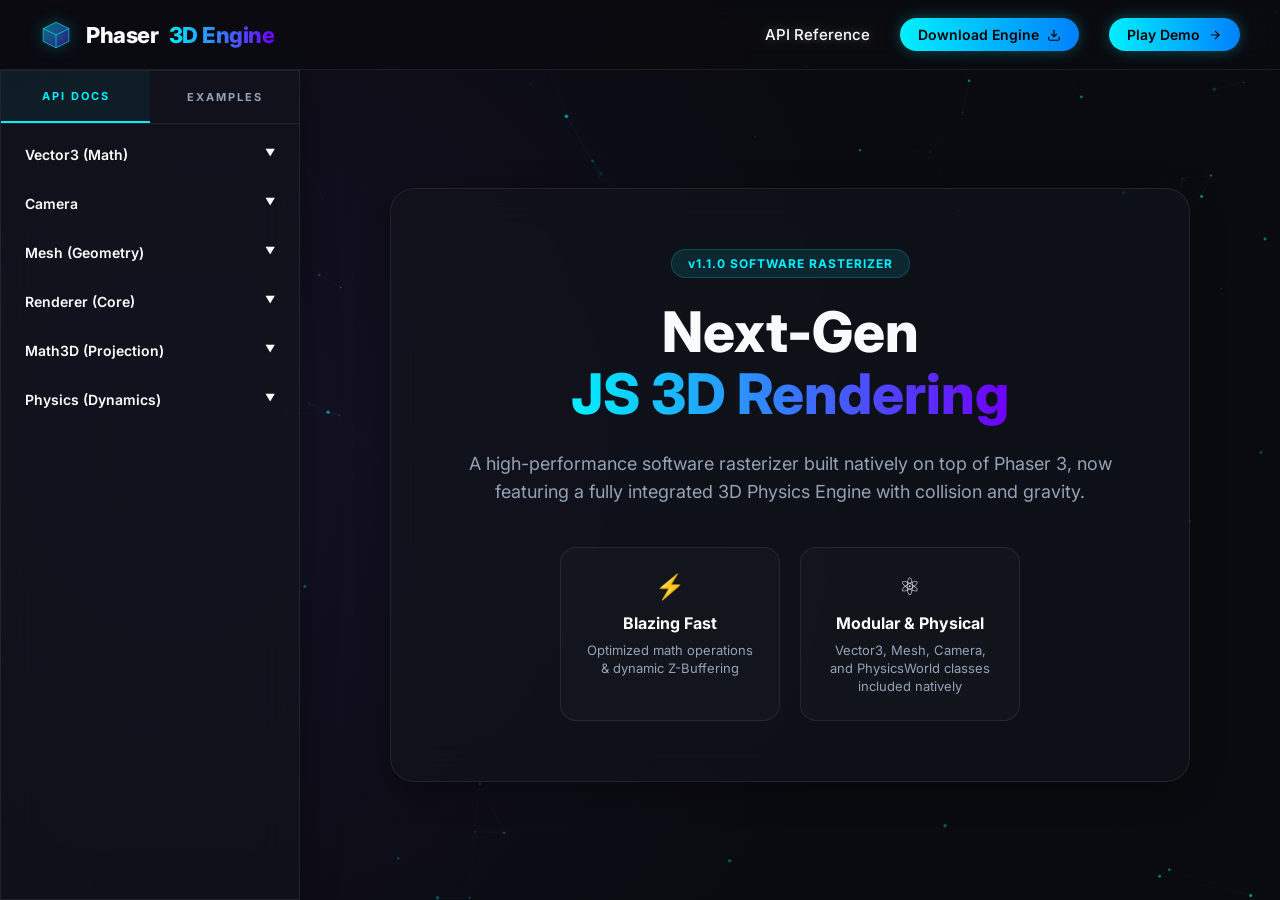
<file: index.html>
<!DOCTYPE html>
<html lang="en">
<head>
    <meta charset="UTF-8" />
    <meta name="viewport" content="width=device-width, initial-scale=1.0"/>
    <title>Phaser 3D Engine – Documentation</title>
    <!-- Modern Fonts: Inter for UI, JetBrains Mono for Code -->
    <link rel="preconnect" href="https://fonts.googleapis.com">
    <link rel="preconnect" href="https://fonts.gstatic.com" crossorigin>
    <link href="https://fonts.googleapis.com/css2?family=Inter:wght@300;400;500;600;700;800&family=JetBrains+Mono:wght@400;500&display=swap" rel="stylesheet">
    <link rel="stylesheet" href="style.css" />
</head>
<body>

    <!-- Animated Particle Background -->
    <canvas id="bg-canvas"></canvas>

    <!-- Top Navigation -->
    <header class="topbar">
        <div class="topbar-inner">
            <button class="menu-btn" id="menu-btn" aria-label="Toggle Menu">
                <svg width="24" height="24" viewBox="0 0 24 24" fill="none" stroke="currentColor" stroke-width="2">
                    <line x1="3" y1="12" x2="21" y2="12"></line>
                    <line x1="3" y1="6" x2="21" y2="6"></line>
                    <line x1="3" y1="18" x2="21" y2="18"></line>
                </svg>
            </button>
            <div class="logo">
                <div class="logo-icon glow-effect">
                    <svg viewBox="0 0 100 100" fill="none" xmlns="http://www.w3.org/2000/svg">
                        <polygon points="50,10 90,30 90,70 50,90 10,70 10,30" fill="url(#grad1)" stroke="#00f0ff" stroke-width="2"/>
                        <polyline points="50,50 90,30" stroke="#00f0ff" stroke-width="2"/>
                        <polyline points="50,50 10,30" stroke="#00f0ff" stroke-width="2"/>
                        <polyline points="50,50 50,90" stroke="#00f0ff" stroke-width="2"/>
                        <defs>
                            <linearGradient id="grad1" x1="0%" y1="0%" x2="100%" y2="100%">
                                <stop offset="0%" style="stop-color:rgba(0, 240, 255, 0.4);stop-opacity:1" />
                                <stop offset="100%" style="stop-color:rgba(112, 0, 255, 0.4);stop-opacity:1" />
                            </linearGradient>
                        </defs>
                    </svg>
                </div>
                <span class="logo-text">Phaser <span class="gradient-text">3D Engine</span></span>
            </div>
            <nav class="nav-links">
                <a href="#" id="top-api-link" class="nav-tab active">API Reference</a>
                <a href="phaser3D_v1.1.0.zip" class="nav-btn" download>
                    <span>Download Engine</span>
                    <svg width="14" height="14" viewBox="0 0 24 24" fill="none" stroke="currentColor" stroke-width="2"><path d="M21 15v4a2 2 0 0 1-2 2H5a2 2 0 0 1-2-2v-4M7 10l5 5 5-5M12 15V3"/></svg>
                </a>
                <a href="phaser3D/demo.html" class="nav-btn" target="_blank">
                    <span>Play Demo</span>
                    <svg width="14" height="14" viewBox="0 0 24 24" fill="none" stroke="currentColor" stroke-width="2"><path d="M5 12h14M12 5l7 7-7 7"/></svg>
                </a>
            </nav>
        </div>
    </header>

    <!-- Main Application Layout -->
    <div class="app-layout">
        <div class="sidebar-overlay" id="sidebar-overlay"></div>
        
        <!-- Sidebar Navigation -->
        <aside class="sidebar glass-panel">
            <div class="sidebar-tabs">
                <button id="tab-docs" class="side-tab active">API DOCS</button>
                <button id="tab-examples" class="side-tab">EXAMPLES</button>
            </div>
            <div class="sidebar-scroll" id="sidebar-nav">
                <!-- Categories injected here by app.js -->
            </div>
        </aside>

        <!-- Main Workspace -->
        <main class="workspace">
            
            <!-- Documentation View (Shows API Reference) -->
            <div id="docs-view" class="docs-view glass-panel hidden fade-in">
                <div class="docs-content-scroll">
                    <div id="docs-content" class="markdown-body">
                        <!-- Markdown-like HTML injected here -->
                    </div>
                </div>
            </div>

            <!-- Welcome Hero View (Shown initially) -->
            <div id="welcome-hero" class="hero-view fade-in">
                <div class="hero-content glass-panel">
                    <div class="hero-badge">v1.1.0 SOFTWARE RASTERIZER</div>
                    <h1 class="hero-title">Next-Gen <br/><span class="gradient-text">JS 3D Rendering</span></h1>
                    <p class="hero-subtitle">A high-performance software rasterizer built natively on top of Phaser 3, now featuring a fully integrated 3D Physics Engine with collision and gravity.</p>
                    <div class="hero-features">
                        <div class="feature-card">
                            <div class="f-icon">⚡</div>
                            <h3>Blazing Fast</h3>
                            <p>Optimized math operations & dynamic Z-Buffering</p>
                        </div>
                        <div class="feature-card">
                            <div class="f-icon">⚛</div>
                            <h3>Modular & Physical</h3>
                            <p>Vector3, Mesh, Camera, and PhysicsWorld classes included natively</p>
                        </div>
                    </div>
                </div>
            </div>

            <!-- Editor / Preview View (Shown when example is clicked) -->
            <div id="editor-view" class="editor-view hidden">
                
                <!-- Preview / Visor Panel (Attached to Sidebar) -->
                <section class="preview-section glass-panel" id="visor-panel">
                    <div class="section-header">
                        <div class="header-left">
                            <div class="dot red"></div><div class="dot yellow"></div><div class="dot green"></div>
                            <span class="preview-title" id="preview-title">Visor Rendering</span>
                        </div>
                        <div class="header-right">
                            <div class="loader-ring hidden" id="iframe-loader"></div>
                        </div>
                    </div>
                    <div class="iframe-container">
                        <iframe id="demo-iframe" src="about:blank" title="Preview rendering"></iframe>
                    </div>
                </section>
                
                <div id="panel-resizer" class="resizer"></div>

                <!-- Code Editor Panel (Main Visibility on the Right) -->
                <section class="code-section glass-panel">
                    <div class="section-header">
                        <span class="preview-title">Implementation Details</span>
                        <button class="btn-copy" id="copy-btn">
                            <svg width="14" height="14" viewBox="0 0 24 24" fill="none" stroke="currentColor" stroke-width="2"><rect x="9" y="9" width="13" height="13" rx="2" ry="2"></rect><path d="M5 15H4a2 2 0 0 1-2-2V4a2 2 0 0 1 2-2h9a2 2 0 0 1 2 2v1"></path></svg>
                            Copy Code
                        </button>
                    </div>
                    <div class="code-scroll">
                        <pre><code id="code-output" class="language-javascript">// Select an example from the sidebar...</code></pre>
                    </div>
                </section>
                
            </div>
        </main>
    </div>

    <script src="app.js"></script>
</body>
</html>
</file>
<file: style.css>
/* CSS Variables for Premium Dark Theme */
:root {
    --bg-base: #0a0b10;
    --bg-glass: rgba(18, 20, 28, 0.65);
    --border-glass: rgba(255, 255, 255, 0.08);
    --text-main: #f8fafc;
    --text-muted: #94a3b8;
    --accent-primary: #00f0ff;
    --accent-secondary: #7000ff;
    --hover-bg: rgba(0, 240, 255, 0.1);
    
    /* Code Colors (One Dark Pro inspired) */
    --c-bg: #1e1e24;
    --c-keyword: #c678dd;
    --c-class: #e5c07b;
    --c-function: #61afef;
    --c-string: #98c379;
    --c-number: #d19a66;
    --c-comment: #5c6370;
    --c-operator: #56b6c2;
    --c-property: #e06c75;
}

* {
    margin: 0; padding: 0;
    box-sizing: border-box;
}

body {
    font-family: 'Inter', sans-serif;
    background-color: var(--bg-base);
    color: var(--text-main);
    overflow: hidden; /* No scroll on body */
    height: 100vh;
    display: flex;
    flex-direction: column;
}

/* Background Animation Canvas */
#bg-canvas {
    position: fixed;
    top: 0; left: 0;
    width: 100vw; height: 100vh;
    z-index: -1;
    background: radial-gradient(circle at 15% 50%, #151125, #0a0b10 60%);
}

/* Typography & Utility */
.gradient-text {
    background: linear-gradient(90deg, var(--accent-primary), var(--accent-secondary));
    -webkit-background-clip: text;
    -webkit-text-fill-color: transparent;
    background-clip: text;
}
.hidden { display: none !important; }
.fade-in { animation: fadeIn 0.5s ease forwards; }
@keyframes fadeIn {
    0% { opacity: 0; transform: translateY(10px); }
    100% { opacity: 1; transform: translateY(0); }
}

/* Glassmorphism Panels */
.glass-panel {
    background: var(--bg-glass);
    backdrop-filter: blur(20px);
    -webkit-backdrop-filter: blur(20px);
    border: 1px solid var(--border-glass);
    box-shadow: 0 8px 32px 0 rgba(0, 0, 0, 0.37);
}

/* Custom Scrollbar */
::-webkit-scrollbar { width: 8px; height: 8px; }
::-webkit-scrollbar-track { background: transparent; }
::-webkit-scrollbar-thumb { background: rgba(255, 255, 255, 0.2); border-radius: 4px; }
::-webkit-scrollbar-thumb:hover { background: rgba(255, 255, 255, 0.3); }

/* --- Topbar --- */
.topbar {
    height: 70px;
    width: 100%;
    z-index: 100;
    border-bottom: 1px solid var(--border-glass);
    background: rgba(10, 11, 16, 0.8);
    backdrop-filter: blur(12px);
}
.topbar-inner {
    max-width: 1800px;
    margin: 0 auto;
    height: 100%;
    display: flex;
    align-items: center;
    justify-content: space-between;
    padding: 0 40px;
}
.logo {
    display: flex;
    align-items: center;
    font-size: 22px;
    font-weight: 800;
    letter-spacing: -0.5px;
}
.logo-icon {
    width: 32px; height: 32px;
    margin-right: 14px;
    filter: drop-shadow(0 0 8px rgba(0, 240, 255, 0.5));
}
.logo-text { color: #fff; }
.logo-text .gradient-text { margin-left: 6px; }

/* Menu Button (Mobile) */
.menu-btn {
    display: none;
    background: transparent;
    border: none;
    color: #fff;
    cursor: pointer;
    padding: 10px;
    margin-right: 10px;
}

.nav-links { display: flex; align-items: center; gap: 30px; }
.nav-tab {
    color: var(--text-muted);
    text-decoration: none;
    font-weight: 500;
    font-size: 15px;
    transition: 0.3s;
}
.nav-tab:hover, .nav-tab.active { color: #fff; text-shadow: 0 0 10px rgba(255,255,255,0.3); }

.nav-btn {
    display: flex; align-items: center; gap: 8px;
    background: linear-gradient(90deg, #00f0ff, #0080ff);
    color: #000;
    text-decoration: none;
    padding: 8px 18px;
    border-radius: 30px;
    font-weight: 600;
    font-size: 14px;
    transition: 0.3s;
    box-shadow: 0 0 15px rgba(0, 240, 255, 0.3);
}
.nav-btn:hover {
    transform: translateY(-2px);
    box-shadow: 0 0 25px rgba(0, 240, 255, 0.6);
}

/* --- App Layout --- */
.app-layout {
    display: flex;
    flex: 1;
    overflow: hidden;
    max-width: 100%;
    margin: 0;
    width: 100%;
    gap: 0;
    padding: 0;
}

.sidebar-overlay {
    display: none;
    position: fixed;
    inset: 0;
    background: rgba(0,0,0,0.5);
    backdrop-filter: blur(4px);
    z-index: 150;
}

/* --- Sidebar --- */
.sidebar {
    width: 300px;
    border-radius: 0;
    border-right: 1px solid var(--border-glass);
    display: flex;
    flex-direction: column;
    overflow: hidden;
    flex-shrink: 0;
}
.sidebar-tabs {
    display: flex;
    border-bottom: 1px solid var(--border-glass);
}
.side-tab {
    flex: 1; background: transparent; color: var(--text-muted); border: none;
    padding: 18px 0; font-size: 11px; font-weight: 700; letter-spacing: 2px;
    cursor: pointer; transition: 0.2s; font-family: inherit; outline: none;
}
.side-tab:hover { color: #fff; background: rgba(255,255,255,0.03); }
.side-tab.active { color: var(--accent-primary); border-bottom: 2px solid var(--accent-primary); background: rgba(0, 240, 255, 0.05); }

/* --- Docs View --- */
.docs-view {
    position: absolute; inset: 0;
    border-radius: 16px; display: flex; flex-direction: column; overflow: hidden;
}
.docs-content-scroll { flex: 1; overflow-y: auto; padding: 60px; }
.markdown-body {
    max-width: 900px; margin: 0 auto; color: var(--text-main); line-height: 1.7; font-size: 15px;
}
.markdown-body h1 {
    font-size: 36px; font-weight: 800; background: linear-gradient(90deg, #00f0ff, #7000ff);
    background-clip: text; -webkit-background-clip: text; -webkit-text-fill-color: transparent;
    margin-bottom: 24px; padding-bottom: 16px; border-bottom: 1px solid var(--border-glass);
}
.markdown-body h2 { font-size: 24px; font-weight: 700; margin: 40px 0 16px 0; color: #fff; }
.markdown-body h3 { font-size: 18px; font-weight: 600; margin: 24px 0 12px 0; color: var(--accent-primary); }
.markdown-body p { margin-bottom: 16px; color: var(--text-muted); }
.markdown-body ul { margin-left: 24px; margin-bottom: 24px; color: var(--text-muted); }
.markdown-body li { margin-bottom: 8px; }
.markdown-body code {
    background: rgba(0,0,0,0.5); padding: 3px 6px; border-radius: 4px;
    font-family: 'JetBrains Mono', monospace; font-size: 13px; color: #e5c07b;
}
.markdown-body pre {
    background: var(--c-bg); padding: 16px; border-radius: 8px; overflow-x: auto;
    border: 1px solid #282c34; margin-bottom: 24px;
}
.markdown-body pre code { background: transparent; padding: 0; color: #abb2bf; font-size: 14px; }
.sidebar-scroll {
    flex: 1;
    overflow-y: auto;
    padding: 10px 0;
}
.cat-group { margin-bottom: 8px; }
.cat-title {
    padding: 12px 24px;
    font-size: 14px;
    font-weight: 600;
    color: #fff;
    cursor: pointer;
    display: flex; justify-content: space-between;
    transition: 0.2s;
}
.cat-title:hover { color: var(--accent-primary); background: rgba(255,255,255,0.03); }
.caret { font-size: 10px; transition: transform 0.3s; }
.cat-list { list-style: none; overflow: hidden; max-height: 0; transition: max-height 0.4s ease; }
.cat-list.open { max-height: 1000px; }
.cat-list li {
    padding: 10px 24px 10px 40px;
    font-size: 13px;
    color: var(--text-muted);
    cursor: pointer;
    position: relative;
    transition: 0.2s;
}
.cat-list li::before {
    content: ''; position: absolute; left: 24px; top: 50%; transform: translateY(-50%);
    width: 4px; height: 4px; border-radius: 50%; background: var(--border-glass);
    transition: 0.2s;
}
.cat-list li:hover { color: #fff; background: rgba(255,255,255,0.03); }
.cat-list li.active { color: var(--accent-primary); background: var(--hover-bg); }
.cat-list li.active::before { background: var(--accent-primary); box-shadow: 0 0 8px var(--accent-primary); }

/* --- Workspace / Main Panel --- */
.workspace {
    flex: 1;
    display: flex;
    flex-direction: column;
    position: relative;
}

/* Hero Screen */
.hero-view {
    position: absolute; inset: 0;
    display: flex; align-items: center; justify-content: center;
}
.hero-content {
    border-radius: 24px;
    padding: 60px;
    text-align: center;
    max-width: 800px;
}
.hero-badge {
    display: inline-block;
    padding: 6px 16px;
    border-radius: 20px;
    background: rgba(0, 240, 255, 0.1);
    color: var(--accent-primary);
    font-size: 12px; font-weight: 700; letter-spacing: 1px;
    margin-bottom: 24px; border: 1px solid rgba(0, 240, 255, 0.2);
}
.hero-title { font-size: 56px; font-weight: 800; line-height: 1.1; margin-bottom: 24px; }
.hero-subtitle { font-size: 18px; color: var(--text-muted); line-height: 1.6; margin-bottom: 40px; }
.hero-features { display: flex; gap: 20px; justify-content: center; }
.feature-card {
    background: rgba(255,255,255,0.02);
    border: 1px solid var(--border-glass);
    padding: 24px; border-radius: 16px; width: 220px;
}
.f-icon { font-size: 24px; margin-bottom: 12px; }
.feature-card h3 { font-size: 16px; margin-bottom: 8px; color: #fff; }
.feature-card p { font-size: 13px; color: var(--text-muted); line-height: 1.4; }

/* Editor View Split (3 Columns) */
.editor-view {
    display: flex;
    flex-direction: row; 
    height: 100%;
    width: 100%;
}

.preview-section {
    flex: 0.7;
    min-width: 200px; /* Prevent total collapse */
    display: flex;
    flex-direction: column;
    background: #000;
}

.code-section {
    flex: 2;
    min-width: 300px; /* Keep code readable */
    display: flex;
    flex-direction: column;
    background: var(--c-bg);
}

.resizer {
    width: 6px;
    background: transparent;
    cursor: col-resize;
    position: relative;
    z-index: 10;
    transition: background 0.2s;
    border-left: 1px solid var(--border-glass);
}

.resizer:hover, .resizer.dragging {
    background: var(--c-primary);
    width: 6px;
}

/* Helper to prevent iframe from capturing mouse during resize */
.resizing-active iframe {
    pointer-events: none;
}

.preview-section, .code-section {
    display: flex;
    flex-direction: column;
    overflow: hidden;
}

/* Sections Header */
.section-header {
    height: 50px;
    background: rgba(0,0,0,0.4);
    border-bottom: 1px solid var(--border-glass);
    display: flex; align-items: center; justify-content: space-between;
    padding: 0 20px;
}
.header-left { display: flex; align-items: center; gap: 8px; }
.dot { width: 12px; height: 12px; border-radius: 50%; }
.dot.red { background: #ff5f56; } .dot.yellow { background: #ffbd2e; } .dot.green { background: #27c93f; }
.preview-title { font-size: 13px; font-weight: 600; color: var(--text-muted); letter-spacing: 0.5px; margin-left: 10px; }

/* Iframe */
.iframe-container { flex: 1; position: relative; background: #000; }
.iframe-container iframe { width: 100%; height: 100%; border: none; }

/* Loader */
.loader-ring {
    width: 20px; height: 20px;
    border: 3px solid rgba(255,255,255,0.1);
    border-top-color: var(--accent-primary);
    border-radius: 50%;
    animation: spin 1s linear infinite;
}
@keyframes spin { to { transform: rotate(360deg); } }

/* Code Section */
.code-section { background: var(--c-bg); border: 1px solid #282c34; }
.btn-copy {
    display: flex; align-items: center; gap: 6px;
    background: transparent; color: var(--text-muted);
    border: 1px solid var(--border-glass);
    padding: 6px 12px; border-radius: 6px; cursor: pointer;
    font-family: inherit; font-size: 12px; font-weight: 500; transition: 0.2s;
}
.btn-copy:hover { color: #fff; background: rgba(255,255,255,0.1); }
.code-scroll { flex: 1; overflow: auto; padding: 20px; }
.code-scroll pre { font-family: 'JetBrains Mono', monospace; font-size: 14px; line-height: 1.6; color: var(--text-main); }

/* Syntax Tokens */
.tk-keyword { color: var(--c-keyword); font-style: italic; }
.tk-class { color: var(--c-class); }
.tk-func { color: var(--c-function); }
.tk-string { color: var(--c-string); }
.tk-number { color: var(--c-number); }
.tk-comment { color: var(--c-comment); font-style: italic; }
.tk-operator { color: var(--c-operator); }

/* --- Responsive Media Queries --- */
@media (max-width: 1024px) {
    .hero-title { font-size: 42px; }
    .hero-subtitle { font-size: 16px; }
    .topbar-inner { padding: 0 20px; }
}

@media (max-width: 768px) {
    body { overflow-y: auto; } /* Allow overall scroll on mobile if needed */
    
    .menu-btn { display: block; }
    .nav-links { display: none; } /* Hide regular nav on mobile */
    
    .app-layout {
        flex-direction: column;
        overflow: visible;
    }
    
    .sidebar {
        position: fixed;
        left: -300px;
        top: 70px;
        height: calc(100vh - 70px);
        z-index: 200;
        transition: transform 0.3s cubic-bezier(0.4, 0, 0.2, 1);
        border-right: 1px solid var(--border-glass);
    }
    
    .sidebar.sidebar-open {
        transform: translateX(300px);
    }
    
    .sidebar-overlay.active {
        display: block;
    }
    
    .workspace {
        min-height: calc(100vh - 70px);
        position: relative;
    }
    
    .hero-view {
        position: relative;
        padding: 40px 20px;
        height: auto;
    }
    
    .hero-content { padding: 30px; }
    .hero-title { font-size: 32px; }
    .hero-features { flex-direction: column; align-items: center; }
    .feature-card { width: 100%; max-width: 300px; }
    
    .editor-view {
        flex-direction: column;
        height: auto;
    }
    
    .preview-section {
        flex: none;
        height: 350px;
        position: sticky;
        top: 0;
        z-index: 50;
    }
    
    .resizer { display: none !important; }
    
    .code-section {
        flex: none;
        height: auto;
        min-height: 400px;
    }
    
    .docs-view {
        position: relative;
        height: auto;
    }
    
    .docs-content-scroll { padding: 30px 20px; }
    
    .logo-text { font-size: 18px; }
}
</file>
